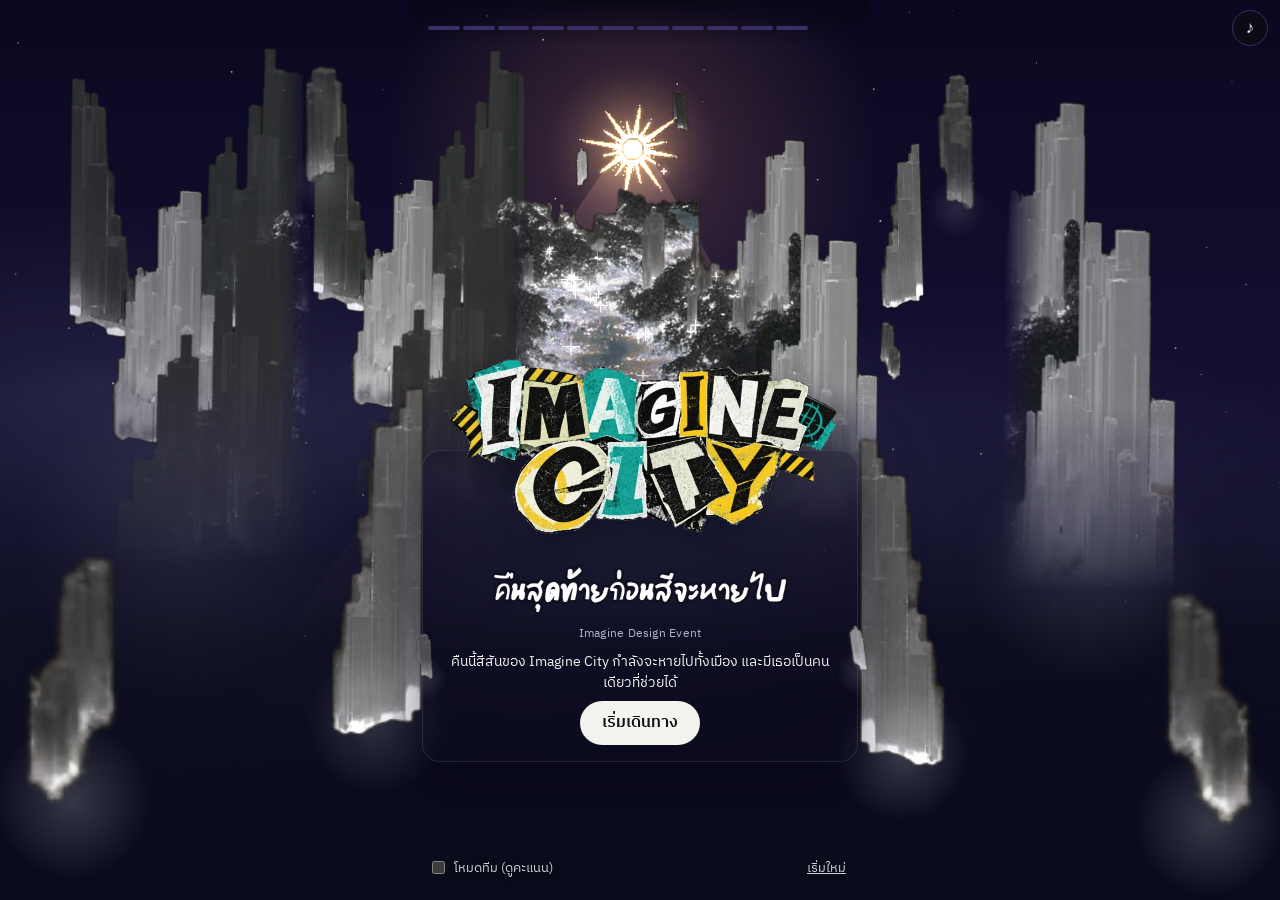
<file: index.html>
<!DOCTYPE html>
<html lang="th">
<head>
<meta charset="utf-8">
<meta name="viewport" content="width=device-width, initial-scale=1, viewport-fit=cover">
<title>Imagine City</title>
<link rel="stylesheet" href="https://fonts.googleapis.com/css2?family=IBM+Plex+Sans+Thai:wght@400;500;600&family=Mitr:wght@400;500&display=swap">
<link rel="icon" href="favicon.ico" sizes="any">
<link rel="icon" type="image/png" sizes="32x32" href="favicon-32.png">
<link rel="apple-touch-icon" href="apple-touch-icon.png">
<link rel="stylesheet" href="css/style.css">
<script>if(location.hash==='#editor')location.replace('editor.html')</script>
<script src="js/00-device.js"></script>
<script src="js/00-resize-sync.js"></script>
</head>
<body>
<div id="app">
  <div class="stage"><canvas id="cv" aria-hidden="true"></canvas><canvas id="sc" aria-hidden="true"></canvas></div>
  <div class="meter" id="meter" aria-hidden="true"></div>
  <main id="screen"></main>
  <div class="foot">
    <label><input type="checkbox" id="devbox"> โหมดทีม (ดูคะแนน)</label>
    <button type="button" id="restart">เริ่มใหม่</button>
  </div>
</div>
<div id="plc" aria-live="polite"></div>
<button type="button" id="snd" aria-label="เปิด/ปิดเสียงเพลง" aria-pressed="true">♪</button>
<script src="data/story.js"></script>
<script src="js/01-core-state.js"></script>
<script src="js/02-sky-world.js"></script>
<script src="js/03-city-art.js"></script>
<script src="js/04-story-camera-draw.js"></script>
<script src="js/05-travel-and-audio.js"></script>
<script src="js/06-screens.js"></script>
<script src="js/07-actions-and-boot.js"></script>
<script src="js/08-scene-layer.js"></script>
<script src="js/09-button-feedback.js"></script>
<script src="js/10-intro-city.js"></script>
<script src="js/11-items-scene.js"></script>
<script src="js/12-back-button.js"></script>
<script src="js/13-result-card.js"></script>
<script src="js/14-result-mascots.js"></script>
<script src="js/15-floating-rocks.js"></script>
<script src="js/16-edge-rocks.js"></script>
<script src="js/17-home-rocks.js"></script>
<script src="js/18-sun.js"></script>
<script src="js/19-aurora.js"></script>
<script src="js/20-shop-scene.js"></script>
<script src="js/21-card-open.js"></script>
<script src="js/22-papercraft.js"></script>
<script src="js/23-quality.js"></script>
<script src="js/24-result-share.js"></script>
</body>
</html>
</file>
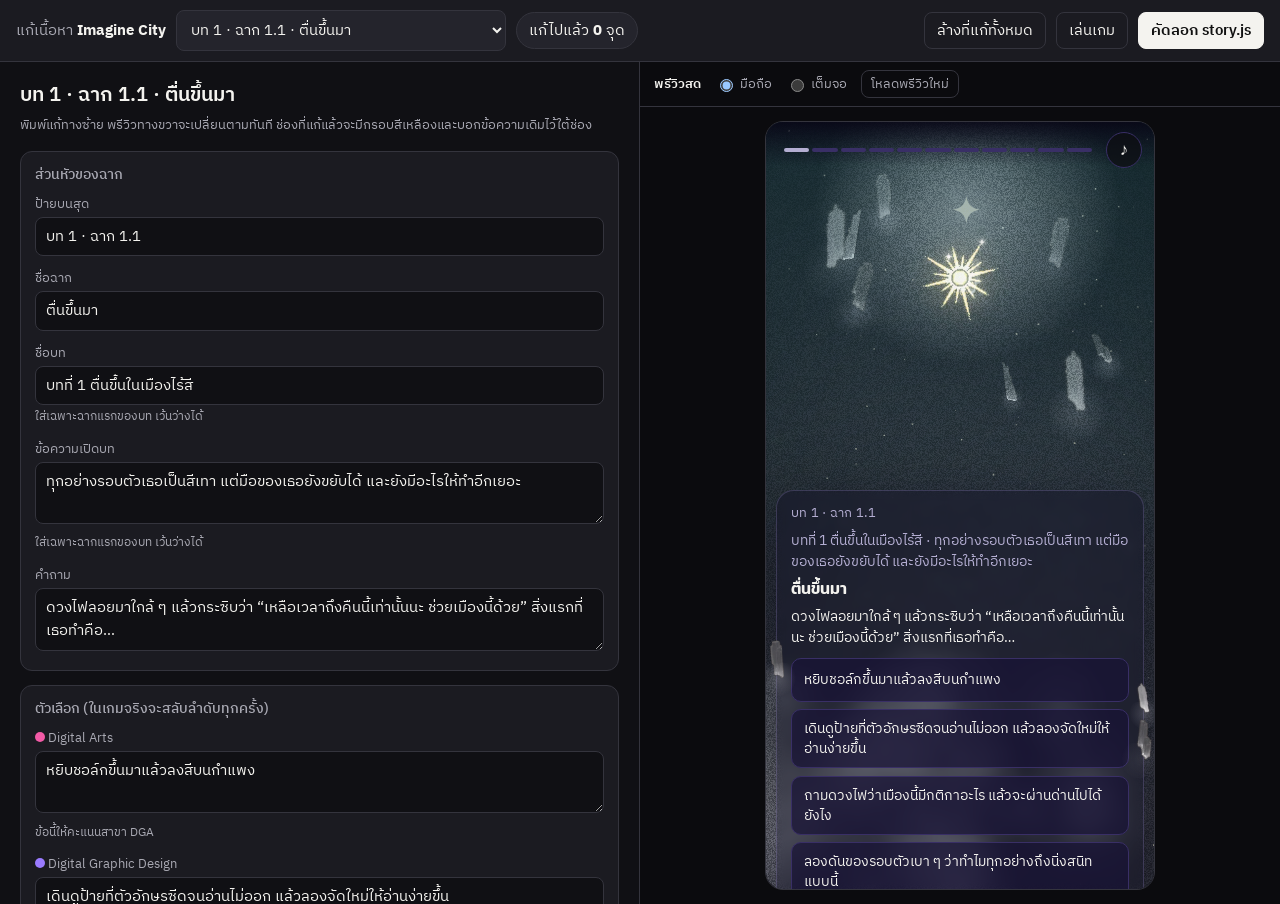
<file: editor.html>
<!DOCTYPE html>
<html lang="th">
<head>
<meta charset="utf-8">
<meta name="viewport" content="width=device-width, initial-scale=1">
<meta name="robots" content="noindex">
<title>แก้เนื้อหา · Imagine City</title>
<link rel="stylesheet" href="https://fonts.googleapis.com/css2?family=IBM+Plex+Sans+Thai:wght@400;500;600&display=swap">
<link rel="stylesheet" href="css/editor.css">
</head>
<body>
<header class="top">
  <div class="brand">แก้เนื้อหา <b>Imagine City</b></div>
  <select id="page" aria-label="เลือกหน้าที่จะแก้"></select>
  <button type="button" id="chgBtn" class="pill">แก้ไปแล้ว <b id="chgN">0</b> จุด</button>
  <span class="grow"></span>
  <button type="button" id="resetAll" class="ghost">ล้างที่แก้ทั้งหมด</button>
  <a href="index.html" class="ghost btnlink">เล่นเกม</a>
  <button type="button" id="dl" class="main">คัดลอก story.js</button>
</header>
<div class="wrap">
  <section class="edit" id="form" aria-label="ช่องแก้ไข"></section>
  <section class="prev" aria-label="พรีวิว">
    <div class="prevbar">
      <span>พรีวิวสด</span>
      <label><input type="radio" name="dev" value="phone" checked> มือถือ</label>
      <label><input type="radio" name="dev" value="wide"> เต็มจอ</label>
      <button type="button" id="reload" class="ghost sm">โหลดพรีวิวใหม่</button>
    </div>
    <div class="device" id="device"><iframe id="frame" src="index.html" title="พรีวิวเกม"></iframe></div>
  </section>
</div>
<aside id="chgPanel" class="panel" hidden>
  <div class="panel-head"><b>สิ่งที่แก้ไป</b><button type="button" id="chgClose" class="ghost sm">ปิด</button></div>
  <div id="chgList"></div>
</aside>
<aside id="outPanel" class="panel" hidden>
  <div class="panel-head"><b>story.js ฉบับใหม่</b><button type="button" id="outClose" class="ghost sm">ปิด</button></div>
  <p class="hint">คัดลอกข้อความทั้งหมดนี้ไปวางทับในไฟล์ data/story.js</p>
  <textarea id="outText" readonly spellcheck="false"></textarea>
</aside>
<div id="toast" role="status"></div>
<script src="data/story.js"></script>
<script src="js/editor.js"></script>
</body>
</html>
</file>
<file: css/style.css>
/* ===== base ===== */
/* layout idea: a night city skyline stays on top and regains color as you answer; the story panel scrolls beneath it */
:root{
  --bg:#101014; --bg2:#1b1b21; --line:#34343d; --ink:#F4F3EF; --mute:#A9A9B3;
  --dga:#F25AA6; --dgd:#9A7BFF; --afx:#F59A3B; --igd:#3BCB7E; --den:#4BA3F5;
  --display:'Mitr','IBM Plex Sans Thai',sans-serif; --body:'IBM Plex Sans Thai','Noto Sans Thai',sans-serif;
  color-scheme:dark;
}
*{box-sizing:border-box}
html,body{margin:0;background:var(--bg);color:var(--ink);font-family:var(--body);font-size:16px;line-height:1.6;-webkit-text-size-adjust:100%}
#app{max-width:460px;margin:0 auto;min-height:100vh;display:flex;flex-direction:column}
.stage{position:relative;height:clamp(150px,26vh,230px);border-bottom:1px solid var(--line)}
canvas{display:block;width:100%;height:100%}
.meter{display:flex;gap:3px;padding:12px 18px 0}
.meter i{flex:1;height:4px;border-radius:2px;background:var(--line)}
.meter i.on{background:var(--ink)}
.meter i.now{background:var(--mute)}
#screen{padding:18px 18px 28px;display:flex;flex-direction:column;gap:14px;animation:in .35s ease-out}
@keyframes in{from{opacity:.0;transform:translateY(6px)}to{opacity:1;transform:none}}
@media (prefers-reduced-motion:reduce){#screen{animation:none}}
.tag{font-size:13px;color:var(--mute);letter-spacing:.02em}
h1,h2{font-family:var(--display);font-weight:500;margin:0;line-height:1.25;text-wrap:balance}
h1{font-size:40px}
h2{font-size:25px}
p{margin:0}
.lead{color:var(--mute)}
.intro{color:var(--mute);font-size:15px}
.q{font-size:17px}
.opts{display:flex;flex-direction:column;gap:9px;margin-top:4px}
button{font:inherit;color:inherit}
.opt{min-height:54px;text-align:left;padding:12px 14px;border-radius:10px;background:var(--bg2);border:1px solid var(--line);cursor:pointer;line-height:1.45;transition:border-color .15s,background .15s}
.opt:hover{border-color:#6a6a77}
.opt:focus-visible,.btn:focus-visible,input:focus-visible,select:focus-visible,.chk:focus-within{outline:2px solid var(--ink);outline-offset:2px}
.opt.picked{border-color:var(--ink);background:#26262e}
.opt:disabled{cursor:default;opacity:.55}
.opt.picked:disabled{opacity:1}
.btn{align-self:flex-start;min-height:48px;padding:10px 22px;border-radius:999px;border:0;background:var(--ink);color:#101014;font-weight:600;cursor:pointer}
.btn.ghost{background:transparent;color:var(--ink);border:1px solid var(--line)}
.btn-row{display:flex;gap:10px;flex-wrap:wrap}
ul.rules{margin:0;padding-left:20px;display:flex;flex-direction:column;gap:4px}
.field{display:flex;flex-direction:column;gap:5px}
.field label,.field .lab{font-size:14px;color:var(--mute)}
input[type=text],select{min-height:46px;border-radius:8px;border:1px solid var(--line);background:var(--bg2);color:var(--ink);padding:8px 12px;font:inherit}
.chks{display:flex;flex-wrap:wrap;gap:8px}
.chk{display:inline-flex;gap:6px;align-items:center;padding:8px 12px;border:1px solid var(--line);border-radius:999px;background:var(--bg2);font-size:14px;cursor:pointer}
.chk input{accent-color:#F4F3EF}
.note{font-size:13px;color:var(--mute)}
.chips{display:flex;flex-wrap:wrap;gap:7px}
.chip{font-size:13.5px;padding:5px 11px;border-radius:999px;border:1px solid var(--line);color:var(--mute)}
.chip.first{color:var(--ink);border-color:currentColor}
.res-title{font-size:32px}
.bar{display:flex;height:10px;border-radius:5px;overflow:hidden;gap:2px}
.bar span{display:block;height:100%}
.block{display:flex;flex-direction:column;gap:9px;padding:14px;border:1px solid var(--line);border-radius:12px;background:var(--bg2)}
.block h3{margin:0;font-family:var(--display);font-weight:500;font-size:19px}
.dev{font-size:13px;color:var(--mute);padding:10px 12px;border:1px dashed var(--line);border-radius:8px}
.foot{margin-top:auto;padding:0 18px 22px;display:flex;justify-content:space-between;align-items:center;gap:12px;font-size:13px;color:var(--mute)}
.foot label{display:flex;gap:6px;align-items:center;cursor:pointer}
.foot button{background:none;border:0;color:var(--mute);text-decoration:underline;cursor:pointer;min-height:36px}

/* ---- journey mode: full-screen moving city, floating cards, travel transitions ---- */
.stage{position:fixed;inset:0;height:auto;border:0;z-index:-1}
#app{position:relative;z-index:0;padding-top:clamp(180px,34vh,320px)}
.meter{position:fixed;top:0;left:0;right:0;max-width:460px;margin:auto;z-index:3;pointer-events:none}
#screen{position:relative;z-index:2;margin:0 12px;border:1px solid rgba(255,255,255,.09);border-radius:18px;background:rgba(14,14,18,.66);-webkit-backdrop-filter:blur(12px);backdrop-filter:blur(12px);animation-duration:.8s;animation-timing-function:cubic-bezier(.2,.8,.2,1)}
@keyframes in{from{opacity:0;transform:translateY(34px) scale(.94);filter:blur(5px)}to{opacity:1;transform:none;filter:none}}
#screen.leave{animation:leave .7s cubic-bezier(.5,0,1,.6) forwards}
@keyframes leave{to{opacity:0;transform:scale(1.3) translateY(-40px);filter:blur(8px)}}
.foot{position:relative;z-index:2;text-shadow:0 1px 6px #000}
.opt{background:rgba(27,27,33,.82);animation:cardIn .7s cubic-bezier(.2,.9,.3,1.2) both,bob 5s ease-in-out infinite;animation-delay:calc(var(--i)*110ms + .3s),calc(var(--i)*450ms + 1.2s)}
.opt:nth-child(odd){--r:-2deg}.opt:nth-child(even){--r:2deg}
@keyframes cardIn{from{opacity:0;transform:translateY(46px) rotate(var(--r,0deg)) scale(.9)}to{opacity:1;transform:none}}
@keyframes bob{50%{transform:translateY(-3px)}}
.opt.picked:disabled{animation:pickd .5s cubic-bezier(.2,.9,.3,1.3) forwards;border-color:#fff6dc;box-shadow:0 0 32px rgba(255,236,190,.3)}
.opt:disabled:not(.picked){animation:dim .5s ease forwards}
@keyframes pickd{to{transform:scale(1.04);opacity:1}}
@keyframes dim{to{opacity:.25;filter:grayscale(1) blur(1.5px);transform:scale(.96)}}
#snd{position:fixed;top:12px;right:12px;z-index:5;width:44px;height:44px;border-radius:50%;border:1px solid var(--line);background:rgba(14,14,18,.7);-webkit-backdrop-filter:blur(8px);backdrop-filter:blur(8px);font-size:20px;line-height:1;cursor:pointer;display:grid;place-items:center}
#snd.off{opacity:.55;text-decoration:line-through}
#snd:focus-visible{outline:2px solid var(--ink);outline-offset:2px}
#app{min-height:100vh;min-height:100dvh;padding-top:clamp(150px,29vh,300px);padding-top:clamp(150px,29dvh,300px)}
.meter{padding-top:calc(12px + env(safe-area-inset-top,0px))}
#snd{top:calc(12px + env(safe-area-inset-top,0px));right:calc(12px + env(safe-area-inset-right,0px))}
.foot{padding-bottom:calc(22px + env(safe-area-inset-bottom,0px))}
.opt,.btn,#snd{-webkit-tap-highlight-color:transparent;touch-action:manipulation}
h1{font-size:clamp(34px,10.5vw,44px)}
@media(max-width:480px){#screen{margin:0 10px;padding:16px 16px 22px;background:rgba(14,14,18,.58)}.opt{padding:13px 14px}}
#plc{position:fixed;top:calc(54px + env(safe-area-inset-top,0px));left:0;right:0;text-align:center;z-index:4;pointer-events:none;font-family:var(--display);font-size:clamp(20px,6vw,28px);letter-spacing:.04em;opacity:0;text-shadow:0 2px 16px rgba(0,0,0,.8)}
#plc small{display:block;font-family:var(--body);font-size:12px;letter-spacing:.14em;color:var(--mute);margin-bottom:2px}
#plc.show{animation:plc 2.8s ease both}
@keyframes plc{0%{opacity:0;transform:translateY(-8px) scale(.96);filter:blur(4px)}18%,75%{opacity:1;transform:none;filter:none}100%{opacity:0}}
#plc{display:none}
.meter{padding:calc(26px + env(safe-area-inset-top,0px)) 62px 14px 18px;background:linear-gradient(rgba(10,10,14,.9),rgba(10,10,14,0))}
#snd{width:36px;height:36px;font-size:17px;top:calc(10px + env(safe-area-inset-top,0px))}
.block{background:rgba(255,255,255,.04);border-color:rgba(255,255,255,.1)}
.chip{background:rgba(255,255,255,.03)}
@media (prefers-reduced-motion:reduce){.opt,#screen.leave{animation:none!important}.opt:disabled:not(.picked){opacity:.3}}
#sc{position:absolute;inset:0;pointer-events:none;opacity:.9}

:root{--bg:#0a0818;--bg2:#171235;--line:#392f66;--mute:#b4aed2}
html,body{background:#0a0818}
#screen{background:rgba(16,12,38,.64);border-color:rgba(190,170,255,.2);box-shadow:0 18px 60px rgba(6,3,20,.55)}
.opt{background:rgba(26,20,58,.82)}.opt.picked{background:#2c2260}.opt:hover{border-color:#8a7cd0}
.meter{background:linear-gradient(rgba(8,6,22,.9),rgba(8,6,22,0))}
body.gal h1{color:#fff1c4;text-shadow:0 0 28px rgba(255,226,150,.42)}
body.gal #screen{background:rgba(14,10,34,.5)}
body.gal .foot,body.gal .foot button{color:#c9c2ea}

/* ===== idintrofocus ===== */
/* ฉากแรก: ให้ฉากเด่น การ์ดข้อความเล็กลง โปร่งขึ้น และเลื่อนลงไปอยู่ด้านล่าง */
body.gal #app{padding-top:clamp(52vh,calc(100vh - 330px),74vh)}
body.gal #screen{padding:14px 18px 16px;gap:8px;background:rgba(14,10,34,.34);-webkit-backdrop-filter:blur(4px);backdrop-filter:blur(4px);border-color:rgba(255,255,255,.1)}
body.gal #screen h1{font-size:30px}
body.gal #screen h2{font-size:16px!important}
body.gal #screen p{font-size:14px;line-height:1.5}
body.gal #screen .note{display:none}
body.gal #screen .btn{min-height:44px;padding:8px 22px}
body.gal .foot{padding-bottom:14px}

/* ===== idqafocus ===== */
/* หน้าตอบคำถาม: ให้ฉากเด่น การ์ดกะทัดรัดและโปร่ง ตอนเลือกคำตอบการ์ดจางลงให้เห็นฉากเคลื่อนไหว */
body.qa #app{padding-top:clamp(290px,41vh,430px);padding-top:clamp(290px,41dvh,430px)}
body.qa #sc{opacity:1}
body.qa #screen{padding:12px 14px 16px;gap:6px;background:rgba(14,10,34,.42);-webkit-backdrop-filter:blur(5px);backdrop-filter:blur(5px);transition:opacity .45s ease,background .3s}
body.qa #screen h2{font-size:16px!important;line-height:1.4}
body.qa #screen p{font-size:14px;line-height:1.5}
body.qa .opts{gap:7px}
body.qa .opt{min-height:44px;padding:9px 12px;font-size:14px;line-height:1.4;background:rgba(24,18,54,.72)}
body.qa #screen:has(.opt.picked:disabled){opacity:.22;pointer-events:none}
.backbtn{position:static!important;align-self:flex-end;display:inline-flex;align-items:center;min-height:32px;padding:4px 12px;margin:-2px 0 4px auto;font-size:12.5px}

/* ===== mobile: text box sits lower so more of the scene shows ===== */
@media (max-width:600px){
  body:not(.gal):not(.qa) #app{padding-top:clamp(300px,50vh,480px);padding-top:clamp(300px,50dvh,480px)}
  body.qa #app{padding-top:clamp(330px,48vh,470px);padding-top:clamp(330px,48dvh,470px)}
}

/* ===== intro logo ===== */
/* หน้าแรก: โลโก้ IMAGINE CITY คร่อมขอบบนของกล่อง (ครึ่งบนลอยเหนือกล่อง) ใต้โลโก้เป็นรูปคำว่า "คืนสุดท้ายก่อนสีจะหายไป"
   ข้อความ ปุ่ม อยู่กึ่งกลาง  margin-top เป็น % ของความกว้างเนื้อหากล่อง: ครึ่งความสูงโลโก้ (638/1253/2 = 25.46%) + padding บน 14px */
body.gal #screen .intro-logo{display:block;width:100%;max-width:400px;margin:calc(-25.46% - 14px) auto 0;line-height:0;filter:drop-shadow(0 10px 22px rgba(6,3,20,.55))}
body.gal #screen .intro-logo img,body.gal #screen .intro-sub img{display:block;width:100%;height:auto}
body.gal #screen .intro-sub{display:block;width:78%;max-width:300px;margin:2px auto 0;line-height:0}
body.gal #screen .tag{text-align:center;font-size:12px}
body.gal #screen p{text-align:center}
body.gal #screen .btn{align-self:center}
</file>
<file: css/editor.css>
/* ===== content editor (editor.html) ===== */
:root{--bg:#101014;--bg2:#1b1b21;--bg3:#24242c;--line:#34343d;--ink:#F4F3EF;--mute:#A9A9B3;--hi:#FFD45C;--old:#ff8f8f;color-scheme:dark}
*{box-sizing:border-box}
html,body{margin:0;height:100%;background:var(--bg);color:var(--ink);font-family:'IBM Plex Sans Thai',sans-serif;font-size:15px;line-height:1.55}
button,select,input,textarea{font:inherit;color:inherit}
button{cursor:pointer;border-radius:8px;border:1px solid var(--line);background:var(--bg3);padding:6px 12px}
button.main{background:var(--ink);color:#111;border-color:var(--ink);font-weight:600}
button.ghost{background:none}
button.sm{padding:3px 9px;font-size:13px}
.top{display:flex;flex-wrap:wrap;align-items:center;gap:10px;padding:10px 16px;border-bottom:1px solid var(--line);background:var(--bg2);position:sticky;top:0;z-index:5}
.brand{color:var(--mute)}.brand b{color:var(--ink)}
.top select{background:var(--bg3);border:1px solid var(--line);border-radius:8px;padding:6px 10px;min-width:220px}
.pill{border-radius:99px}
.pill.has{border-color:var(--hi);color:var(--hi)}
.grow{flex:1}
.wrap{display:grid;grid-template-columns:minmax(340px,1fr) minmax(360px,1fr);height:calc(100vh - 58px)}
.edit{overflow:auto;padding:18px 20px 60px;border-right:1px solid var(--line)}
.prev{display:flex;flex-direction:column;min-height:0;background:#0b0b0e}
.prevbar{display:flex;gap:14px;align-items:center;padding:8px 14px;font-size:13px;color:var(--mute);border-bottom:1px solid var(--line)}
.prevbar span{color:var(--ink);font-weight:600}
.prevbar label{display:flex;gap:4px;align-items:center;cursor:pointer}
.device{flex:1;min-height:0;display:flex;justify-content:center;padding:14px}
.device iframe{border:1px solid var(--line);border-radius:18px;background:var(--bg);width:390px;max-width:100%;height:100%}
.device.wide{padding:0}.device.wide iframe{width:100%;border-radius:0;border:0}
h2{font-size:20px;margin:0 0 4px;font-weight:600}
.sub{color:var(--mute);font-size:13px;margin:0 0 16px}
.grp{border:1px solid var(--line);border-radius:12px;padding:12px 14px;margin:0 0 14px;background:var(--bg2)}
.grp>h3{margin:0 0 8px;font-size:14px;color:var(--mute);font-weight:500;display:flex;align-items:center;gap:8px}
.dot{width:10px;height:10px;border-radius:50%;display:inline-block;flex:none}
.f{margin:0 0 12px}.f:last-child{margin-bottom:0}
.f>label{display:block;font-size:13px;color:var(--mute);margin-bottom:3px}
.f input[type=text],.f textarea{width:100%;background:var(--bg);border:1px solid var(--line);border-radius:8px;padding:7px 10px;resize:vertical}
.f textarea{min-height:42px}
.f input[type=color]{width:46px;height:32px;padding:0;border:1px solid var(--line);border-radius:6px;background:none;vertical-align:middle}
.f.chg input[type=text],.f.chg textarea,.f.chg input[type=color]{border-color:var(--hi);box-shadow:0 0 0 1px var(--hi) inset}
.f.chg>label::after{content:' · แก้แล้ว';color:var(--hi)}
.was{display:none;margin-top:5px;font-size:13px;color:var(--mute);background:rgba(255,143,143,.07);border-left:3px solid var(--old);padding:4px 8px;border-radius:0 6px 6px 0;white-space:pre-wrap}
.f.chg .was{display:block}
.was del{color:var(--old);text-decoration:line-through}
.was ins{color:var(--hi);text-decoration:none;background:rgba(255,212,92,.12)}
.was button{margin-left:6px;font-size:12px;padding:0 7px}
.hint{font-size:12px;color:var(--mute);margin-top:3px}
.panel{position:fixed;right:16px;top:64px;width:min(440px,calc(100vw - 32px));max-height:calc(100vh - 90px);overflow:auto;background:var(--bg2);border:1px solid var(--line);border-radius:12px;box-shadow:0 18px 40px rgba(0,0,0,.6);z-index:9;padding:12px 14px}
.panel-head{display:flex;justify-content:space-between;align-items:center;margin-bottom:8px}
.ci{border-top:1px solid var(--line);padding:8px 0;cursor:pointer}
.ci:hover{background:var(--bg3)}
.ci b{display:block;font-size:13px;color:var(--hi);font-weight:500}
.ci div{font-size:13px;white-space:pre-wrap}
.ci del{color:var(--old)}.ci ins{color:var(--hi);text-decoration:none}
.empty{color:var(--mute);font-size:14px}
.banner{background:rgba(255,212,92,.1);border:1px solid rgba(255,212,92,.4);color:var(--hi);border-radius:10px;padding:8px 12px;font-size:13px;margin:0 0 14px}
#toast{position:fixed;left:50%;bottom:18px;transform:translateX(-50%);background:var(--ink);color:#111;padding:8px 16px;border-radius:99px;font-size:14px;opacity:0;transition:opacity .2s;pointer-events:none}
#toast.on{opacity:1}
@media (max-width:860px){
  .wrap{grid-template-columns:1fr;height:auto}
  .edit{border-right:0;border-bottom:1px solid var(--line)}
  .prev{height:85vh}
}
.btnlink{color:inherit;text-decoration:none;border:1px solid var(--line);border-radius:8px;padding:6px 12px}
#outText{width:100%;height:50vh;margin-top:8px;background:var(--bg);color:var(--ink);border:1px solid var(--line);border-radius:8px;padding:8px;font:12px/1.5 ui-monospace,monospace;resize:vertical}
#resetAll.arm{border-color:var(--old);color:var(--old)}
</file>
